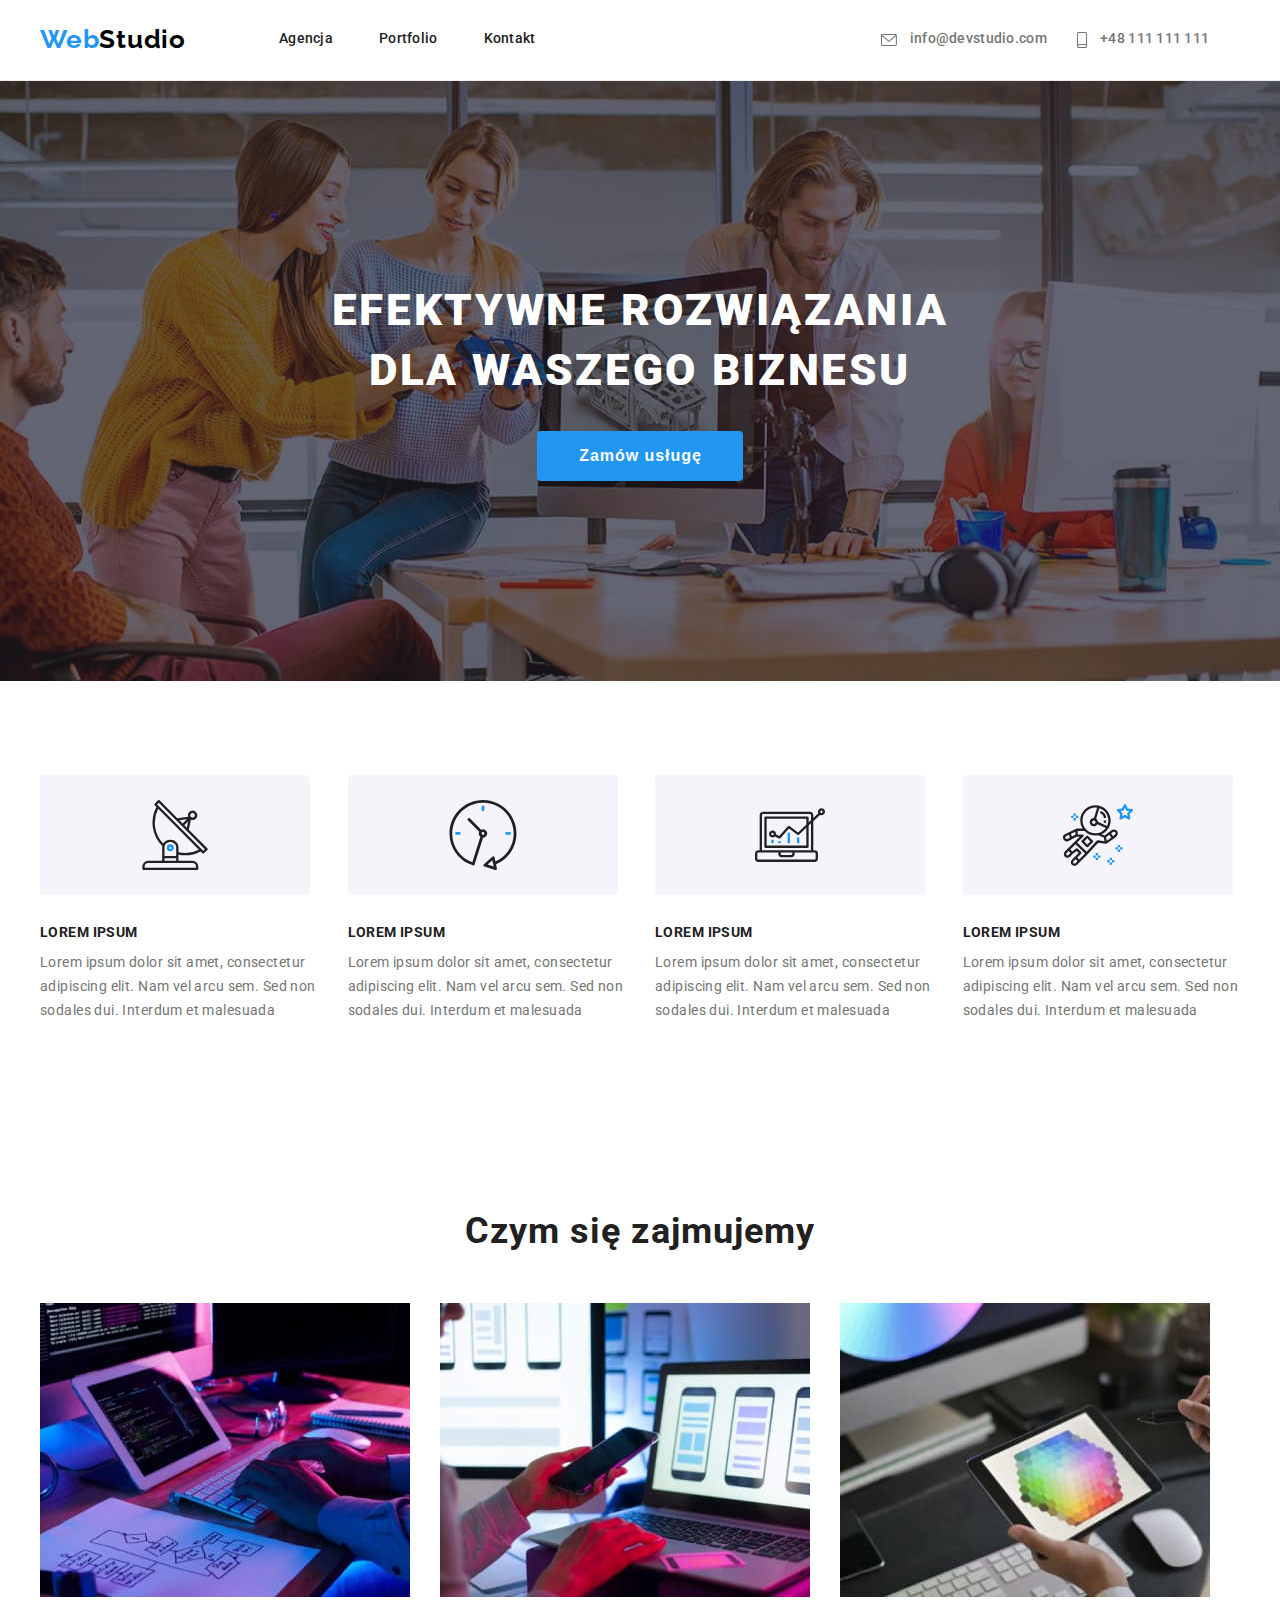
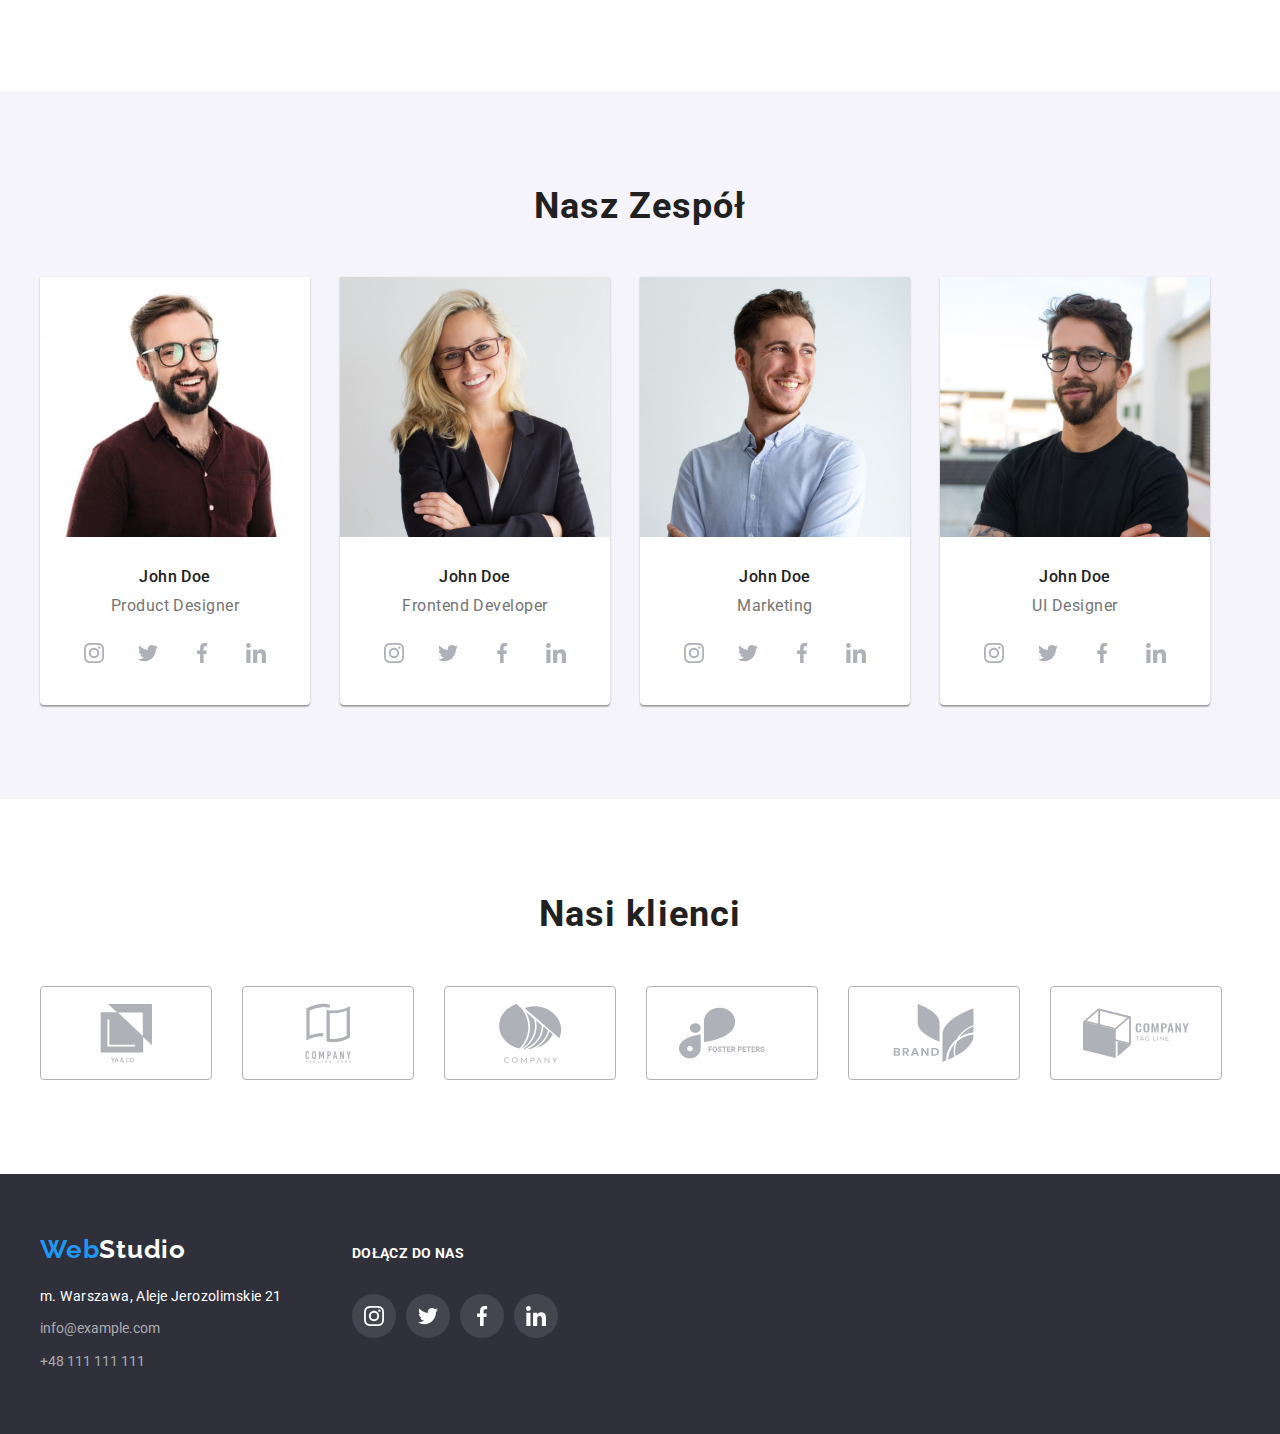
<file: index.html>
<!DOCTYPE html>
<html lang="pl">
    <head>
        <link
            rel="stylesheet"
            href="https://cdnjs.cloudflare.com/ajax/libs/modern-normalize/1.1.0/modern-normalize.min.css"
            integrity="sha512-wpPYUAdjBVSE4KJnH1VR1HeZfpl1ub8YT/NKx4PuQ5NmX2tKuGu6U/JRp5y+Y8XG2tV+wKQpNHVUX03MfMFn9Q=="
            crossorigin="anonymous"
            referrerpolicy="no-referrer"
        />
        <meta charset="UTF-8" />
        <meta http-equiv="X-UA-Compatible" content="IE=edge" />
        <meta name="viewport" content="width=device-width, initial-scale=1.0" />
        <title>WebStudio</title>
        <link rel="preconnect" href="https://fonts.googleapis.com" />
        <link rel="preconnect" href="https://fonts.gstatic.com" crossorigin />
        <link
            href="https://fonts.googleapis.com/css2?family=Raleway:wght@700&family=Roboto:wght@400;500;700;900&display=swap"
            rel="stylesheet"
        />
        <link rel="stylesheet" href="./css/styles.css" />
    </head>
    <body>
        <header class="border">
            <div class="container header-layout">
                <a class="logo" href="./index.html"
                    ><span class="web">Web</span>Studio</a
                >
                <nav class="menu">
                    <ul class="menu-layout">
                        <li><a class="link" href="#">Agencja</a></li>
                        <li>
                            <a class="link" href="./portfolio.html"
                                >Portfolio</a
                            >
                        </li>
                        <li><a class="link" href="#">Kontakt</a></li>
                    </ul>
                </nav>
                <div class="contacts">
                    <a class="contact-links" href="mailto:info@devstudio.com">
                        <svg class="icons" width="16px" height="12px">
                            <use href="./images/icons.svg#icon-envelope"></use>
                        </svg>
                        info@devstudio.com</a
                    >

                    <a class="contact-links" href="tel:+48111111111">
                        <svg class="icons" width="10px" height="16px">
                            <use
                                href="./images/icons.svg#icon-smartphone"
                            ></use>
                        </svg>
                        +48 111 111 111</a
                    >
                </div>
            </div>
        </header>
        <main>
            <!-- sekcja główna -->
            <section class="background-header">
                <div class="container main-layout">
                    <h1 class="slogan">
                        EFEKTYWNE ROZWIĄZANIA DLA WASZEGO BIZNESU
                    </h1>
                    <button class="main-button" type="button">
                        Zamów usługę
                    </button>
                </div>
            </section>
            <!--sekcja z opisem "Nasze atuty"-->
            <section class="section">
                <div class="container">
                    <ul class="description-layout">
                        <li>
                            <div class="rectangular-icon">
                                <svg width="70px" height="70px">
                                    <use
                                        href="./images/icons.svg#icon-antenna-1"
                                    ></use>
                                </svg>
                            </div>
                            <h3 class="advantages">LOREM IPSUM</h3>
                            <p class="text">
                                Lorem ipsum dolor sit amet, consectetur
                                adipiscing elit. Nam vel arcu sem. Sed non
                                sodales dui. Interdum et malesuada
                            </p>
                        </li>
                        <li>
                            <div class="rectangular-icon">
                                <svg width="70" height="70">
                                    <use
                                        href="./images/icons.svg#icon-clock-1"
                                    ></use>
                                </svg>
                            </div>
                            <h3 class="advantages">LOREM IPSUM</h3>
                            <p class="text">
                                Lorem ipsum dolor sit amet, consectetur
                                adipiscing elit. Nam vel arcu sem. Sed non
                                sodales dui. Interdum et malesuada
                            </p>
                        </li>
                        <li>
                            <div class="rectangular-icon">
                                <svg width="70" height="70">
                                    <use
                                        href="./images/icons.svg#icon-diagram-1"
                                    ></use>
                                </svg>
                            </div>
                            <h3 class="advantages">LOREM IPSUM</h3>
                            <p class="text">
                                Lorem ipsum dolor sit amet, consectetur
                                adipiscing elit. Nam vel arcu sem. Sed non
                                sodales dui. Interdum et malesuada
                            </p>
                        </li>
                        <li>
                            <div class="rectangular-icon">
                                <svg width="70px" height="70px">
                                    <use
                                        href="./images/icons.svg#icon-astronaut-1"
                                    ></use>
                                </svg>
                            </div>
                            <h3 class="advantages">LOREM IPSUM</h3>
                            <p class="text">
                                Lorem ipsum dolor sit amet, consectetur
                                adipiscing elit. Nam vel arcu sem. Sed non
                                sodales dui. Interdum et malesuada
                            </p>
                        </li>
                    </ul>
                </div>
            </section>
            <!--Czym się zajmujemy-->
            <section class="section">
                <div class="container">
                    <h2 class="headlines">Czym się zajmujemy</h2>
                    <ul class="picture-layout">
                        <li>
                            <img
                                src="./images/writing-a-code.jpg"
                                alt="pisanie kodu"
                                width="370"
                                height="294"
                            />
                        </li>
                        <li>
                            <img
                                src="./images/creating-an-app.jpg"
                                alt="tworzenie aplikacji"
                                width="370"
                                height="294"
                            />
                        </li>
                        <li>
                            <img
                                src="./images/selecting-colors.jpg"
                                alt="wybór kolorów"
                                width="370"
                                height="294"
                            />
                        </li>
                    </ul>
                </div>
            </section>
            <!--Nasz Zespół-->
            <section class="section background-light">
                <div class="container">
                    <h2 class="headlines">Nasz Zespół</h2>
                    <ul class="team-layout">
                        <li class="team-members-list">
                            <figure>
                                <img
                                    src="./images/Product-Designer.jpg"
                                    alt="zdjęcie Product Designera"
                                    width="270"
                                    height="260"
                                />
                                <figcaption class="picture-caption">
                                    <h3 class="name">John Doe</h3>
                                    <p class="position">Product Designer</p>
                                    <div class="social-links">
                                        <a class="social-links-icons" href="#">
                                            <svg width="20" height="20">
                                                <use
                                                    href="./images/icons.svg#icon-instagram-2"
                                                ></use>
                                            </svg>
                                        </a>

                                        <a class="social-links-icons" href="#">
                                            <svg width="20" height="20">
                                                <use
                                                    href="./images/icons.svg#icon-twitter-1"
                                                ></use>
                                            </svg>
                                        </a>
                                        <a class="social-links-icons" href="#">
                                            <svg width="20" height="20">
                                                <use
                                                    href="./images/icons.svg#icon-facebook-1-1"
                                                ></use>
                                            </svg>
                                        </a>
                                        <a class="social-links-icons" href="#">
                                            <svg width="20" height="20">
                                                <use
                                                    href="./images/icons.svg#icon-linkedin-1"
                                                ></use>
                                            </svg>
                                        </a>
                                    </div>
                                </figcaption>
                            </figure>
                        </li>
                        <li class="team-members-list">
                            <figure>
                                <img
                                    src="./images/Frontend-Developer.jpg"
                                    alt="zdjęcie Frontend Developera"
                                    width="270"
                                    height="260"
                                />
                                <figcaption class="picture-caption">
                                    <h3 class="name">John Doe</h3>
                                    <p class="position">Frontend Developer</p>
                                    <div class="social-links">
                                        <a class="social-links-icons" href="#">
                                            <svg width="20" height="20">
                                                <use
                                                    href="./images/icons.svg#icon-instagram-2"
                                                ></use>
                                            </svg>
                                        </a>

                                        <a class="social-links-icons" href="#">
                                            <svg width="20" height="20">
                                                <use
                                                    href="./images/icons.svg#icon-twitter-1"
                                                ></use>
                                            </svg>
                                        </a>
                                        <a class="social-links-icons" href="#">
                                            <svg width="20" height="20">
                                                <use
                                                    href="./images/icons.svg#icon-facebook-1-1"
                                                ></use>
                                            </svg>
                                        </a>
                                        <a class="social-links-icons" href="#">
                                            <svg width="20" height="20">
                                                <use
                                                    href="./images/icons.svg#icon-linkedin-1"
                                                ></use>
                                            </svg>
                                        </a>
                                    </div>
                                </figcaption>
                            </figure>
                        </li>
                        <li class="team-members-list">
                            <figure>
                                <img
                                    src="./images/Head-Marketing.jpg"
                                    alt="zdjęcie szefa Marketingu"
                                    width="270"
                                    height="260"
                                />
                                <figcaption class="picture-caption">
                                    <h3 class="name">John Doe</h3>
                                    <p class="position">Marketing</p>
                                    <div class="social-links">
                                        <a class="social-links-icons" href="#">
                                            <svg width="20" height="20">
                                                <use
                                                    href="./images/icons.svg#icon-instagram-2"
                                                ></use>
                                            </svg>
                                        </a>

                                        <a class="social-links-icons" href="#">
                                            <svg width="20" height="20">
                                                <use
                                                    href="./images/icons.svg#icon-twitter-1"
                                                ></use>
                                            </svg>
                                        </a>
                                        <a class="social-links-icons" href="#">
                                            <svg width="20" height="20">
                                                <use
                                                    href="./images/icons.svg#icon-facebook-1-1"
                                                ></use>
                                            </svg>
                                        </a>
                                        <a class="social-links-icons" href="#">
                                            <svg width="20" height="20">
                                                <use
                                                    href="./images/icons.svg#icon-linkedin-1"
                                                ></use>
                                            </svg>
                                        </a>
                                    </div>
                                </figcaption>
                            </figure>
                        </li>
                        <li class="team-members-list">
                            <figure>
                                <img
                                    src="./images/UI-Designer.jpg"
                                    alt="zdjęcie UI Designera"
                                    width="270"
                                    height="260"
                                />
                                <figcaption class="picture-caption">
                                    <h3 class="name">John Doe</h3>
                                    <p class="position">UI Designer</p>
                                    <div class="social-links">
                                        <a class="social-links-icons" href="#">
                                            <svg width="20" height="20">
                                                <use
                                                    href="./images/icons.svg#icon-instagram-2"
                                                ></use>
                                            </svg>
                                        </a>

                                        <a class="social-links-icons" href="#">
                                            <svg width="20" height="20">
                                                <use
                                                    href="./images/icons.svg#icon-twitter-1"
                                                ></use>
                                            </svg>
                                        </a>
                                        <a class="social-links-icons" href="#">
                                            <svg width="20" height="20">
                                                <use
                                                    href="./images/icons.svg#icon-facebook-1-1"
                                                ></use>
                                            </svg>
                                        </a>
                                        <a class="social-links-icons" href="#">
                                            <svg width="20" height="20">
                                                <use
                                                    href="./images/icons.svg#icon-linkedin-1"
                                                ></use>
                                            </svg>
                                        </a>
                                    </div>
                                </figcaption>
                            </figure>
                        </li>
                    </ul>
                </div>
            </section>
            <!-- Nasi klienci -->
            <section class="section">
                <div class="container">
                    <h2 class="headlines">Nasi klienci</h2>
                    <ul class="description-layout">
                        <li>
                            <a class="customers-background" href="#">
                                <svg width="106" height="60">
                                    <use
                                        href="./images/icons.svg#icon-group"
                                    ></use>
                                </svg>
                            </a>
                        </li>
                        <li>
                            <a class="customers-background" href="#">
                                <svg width="106" height="60">
                                    <use
                                        href="./images/icons.svg#icon-group-1"
                                    ></use>
                                </svg>
                            </a>
                        </li>
                        <li>
                            <a class="customers-background" href="#">
                                <svg width="106" height="60">
                                    <use
                                        href="./images/icons.svg#icon-group-2"
                                    ></use>
                                </svg>
                            </a>
                        </li>
                        <li>
                            <a class="customers-background" href="#">
                                <svg width="106" height="60">
                                    <use
                                        href="./images/icons.svg#icon-group-3"
                                    ></use>
                                </svg>
                            </a>
                        </li>
                        <li>
                            <a class="customers-background" href="#">
                                <svg width="106" height="60">
                                    <use
                                        href="./images/icons.svg#icon-group-4"
                                    ></use>
                                </svg>
                            </a>
                        </li>
                        <li>
                            <a class="customers-background" href="#">
                                <svg width="106" height="60">
                                    <use
                                        href="./images/icons.svg#icon-group-5"
                                    ></use>
                                </svg>
                            </a>
                        </li>
                    </ul>
                </div>
            </section>
        </main>
        <footer class="background-footer">
            <div class="container footer-display">
                <div>
                    <a class="logo" href="./index.html"
                        ><span class="web">Web</span
                        ><span class="studio">Studio</span></a
                    >
                    <address class="address-layout">
                        <span class="address"
                            >m. Warszawa, Aleje Jerozolimskie 21</span
                        >
                        <a class="address-links" href="mailto:info@example.com"
                            >info@example.com</a
                        >
                        <a class="address-links" href="tel:+48111111111"
                            >+48 111 111 111</a
                        >
                    </address>
                </div>
                <div>
                    <h4 class="join-us">Dołącz do nas</h4>
                    <div class="social-links">
                        <a class="footer-social-links" href="#">
                            <svg width="20px" height="20px">
                                <use
                                    href="./images/icons.svg#icon-instagram-2"
                                ></use>
                            </svg>
                        </a>
                        <a class="footer-social-links" href="#">
                            <svg width="20px" height="20px">
                                <use
                                    href="./images/icons.svg#icon-twitter-1"
                                ></use>
                            </svg>
                        </a>
                        <a class="footer-social-links" href="#">
                            <svg width="20px" height="20px">
                                <use
                                    href="./images/icons.svg#icon-facebook-1-1"
                                ></use>
                            </svg>
                        </a>
                        <a class="footer-social-links" href="#">
                            <svg width="20px" height="20px">
                                <use
                                    href="./images/icons.svg#icon-linkedin-1"
                                ></use>
                            </svg>
                        </a>
                    </div>
                </div>
            </div>
        </footer>
    </body>
</html>
</file>
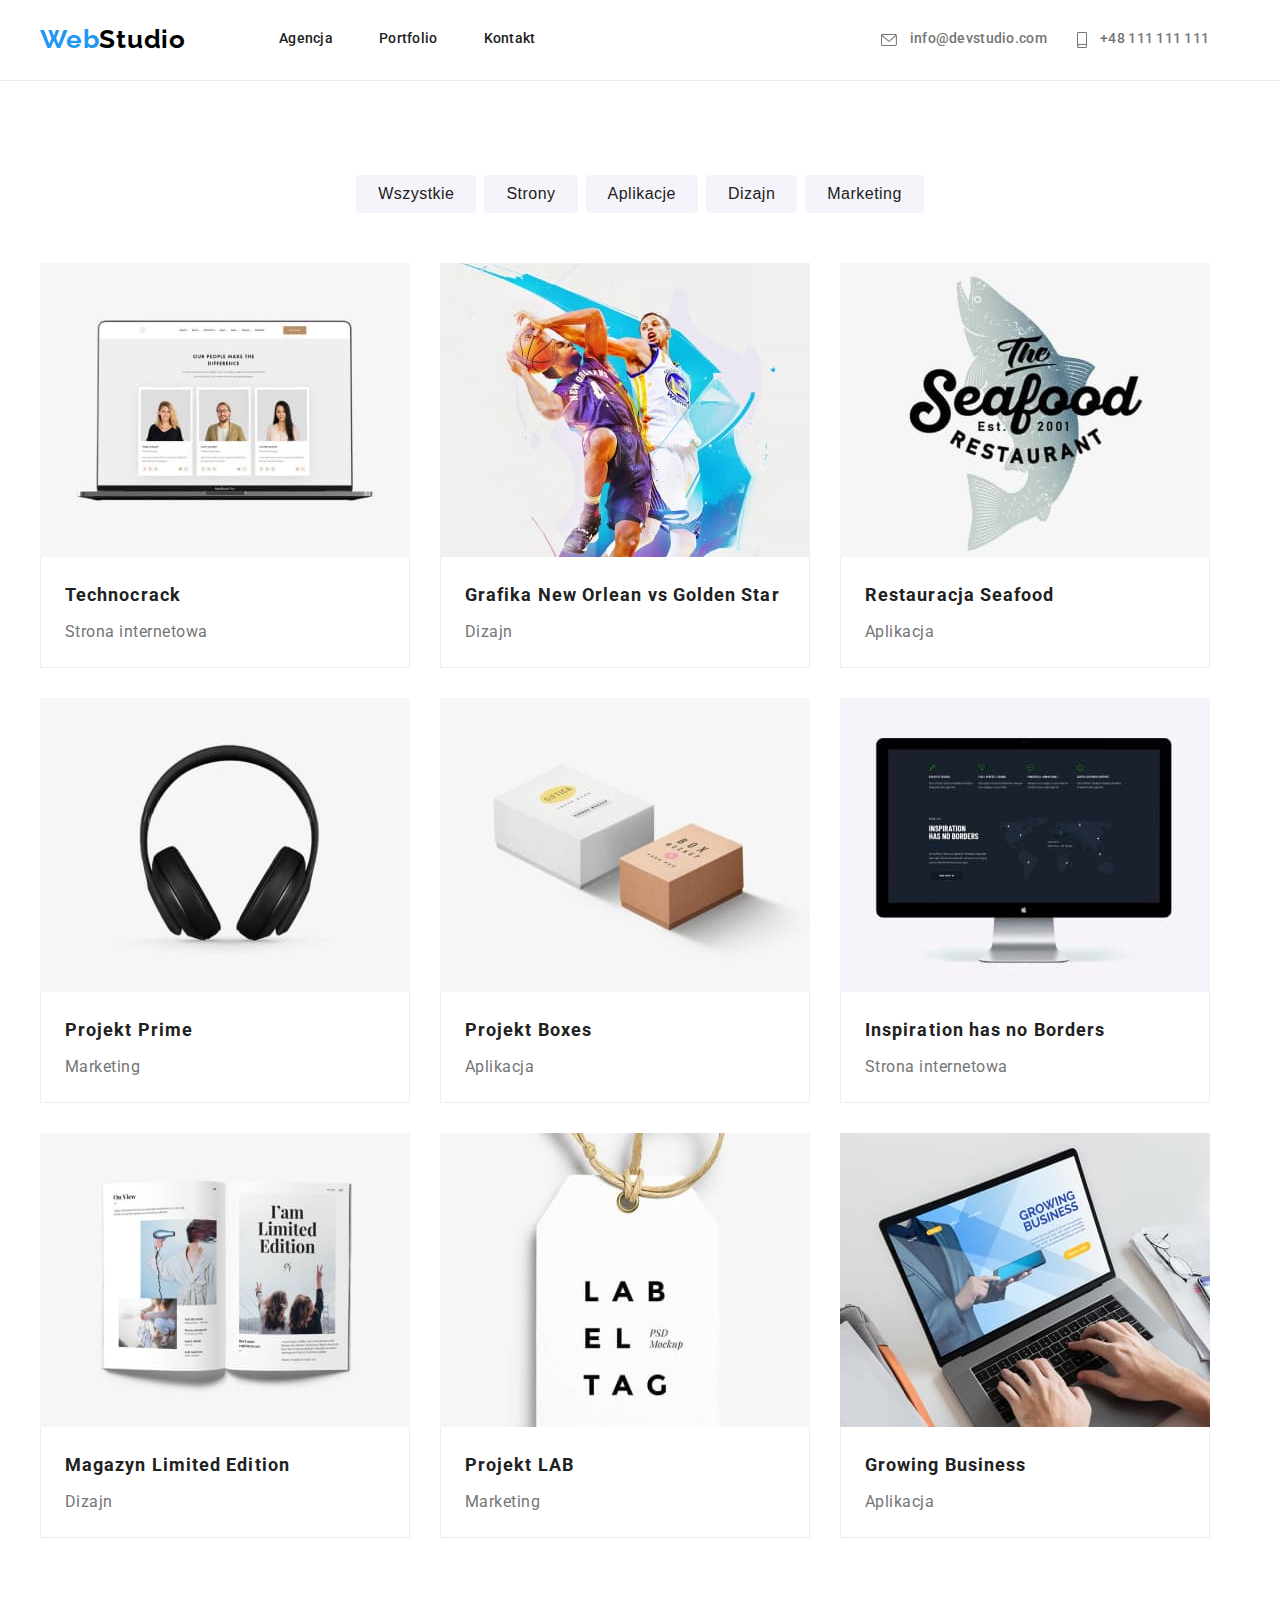
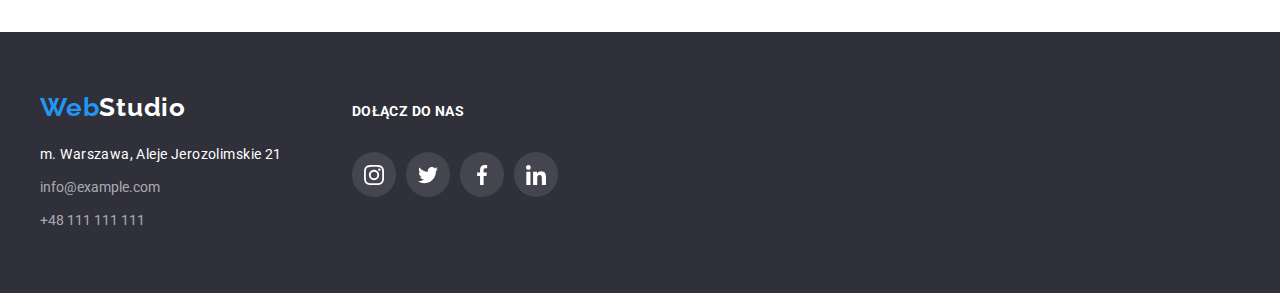
<file: portfolio.html>
<!DOCTYPE html>
<html lang="pl">
    <head>
        <link
            rel="stylesheet"
            href="https://cdnjs.cloudflare.com/ajax/libs/modern-normalize/1.1.0/modern-normalize.min.css"
            integrity="sha512-wpPYUAdjBVSE4KJnH1VR1HeZfpl1ub8YT/NKx4PuQ5NmX2tKuGu6U/JRp5y+Y8XG2tV+wKQpNHVUX03MfMFn9Q=="
            crossorigin="anonymous"
            referrerpolicy="no-referrer"
        />
        <meta charset="UTF-8" />
        <meta http-equiv="X-UA-Compatible" content="IE=edge" />
        <meta name="viewport" content="width=device-width, initial-scale=1.0" />
        <title>Portfolio</title>
        <link rel="preconnect" href="https://fonts.googleapis.com" />
        <link rel="preconnect" href="https://fonts.gstatic.com" crossorigin />
        <link
            href="https://fonts.googleapis.com/css2?family=Raleway:wght@700&family=Roboto:wght@400;500;700;900&display=swap"
            rel="stylesheet"
        />
        <link rel="stylesheet" href="./css/styles.css" />
    </head>
    <body>
        <header class="border">
            <div class="container header-layout">
                <a class="logo" href="./index.html"
                    ><span class="web">Web</span>Studio</a
                >
                <nav class="menu">
                    <ul class="menu-layout">
                        <li><a class="link" href="#">Agencja</a></li>
                        <li>
                            <a class="link" href="./portfolio.html"
                                >Portfolio</a
                            >
                        </li>
                        <li><a class="link" href="#">Kontakt</a></li>
                    </ul>
                </nav>
                <div class="contacts">
                    <a class="contact-links" href="mailto:info@devstudio.com">
                        <svg class="icons" width="16" height="12">
                            <use href="./images/icons.svg#icon-envelope"></use>
                        </svg>
                        info@devstudio.com</a
                    >
                    <a class="contact-links" href="tel:+48111111111">
                        <svg class="icons" width="10px" height="16px">
                            <use
                                href="./images/icons.svg#icon-smartphone"
                            ></use>
                        </svg>
                        +48 111 111 111</a
                    >
                </div>
            </div>
        </header>
        <main>
            <section class="section">
                <div class="container">
                    <ul class="portfolio-buttons-layout">
                        <li>
                            <button class="portfolio-buttons" type="button">
                                Wszystkie
                            </button>
                        </li>
                        <li>
                            <button class="portfolio-buttons" type="button">
                                Strony
                            </button>
                        </li>
                        <li>
                            <button class="portfolio-buttons" type="button">
                                Aplikacje
                            </button>
                        </li>
                        <li>
                            <button class="portfolio-buttons" type="button">
                                Dizajn
                            </button>
                        </li>
                        <li>
                            <button class="portfolio-buttons" type="button">
                                Marketing
                            </button>
                        </li>
                    </ul>
                    <!-- PROJEKTY -->
                    <ul class="projects-layout">
                        <li tabindex="0">
                            <figure class="figure-shadow">
                                <img
                                    src="./images/Portfolio/Techno.jpg"
                                    alt="Laptop with website displayed"
                                    width="370"
                                    height="294"
                                />
                                <figcaption class="project-caption">
                                    <h3 class="project-title">Technocrack</h3>
                                    <p class="project-type">
                                        Strona internetowa
                                    </p>
                                </figcaption>
                            </figure>
                        </li>
                        <li tabindex="0">
                            <figure class="figure-shadow">
                                <img
                                    src="./images/Portfolio/NewOrlean.jpg"
                                    alt="Picture of two men playing basketball"
                                    width="370"
                                    height="294"
                                />
                                <figcaption class="project-caption">
                                    <h3 class="project-title">
                                        Grafika New Orlean vs Golden Star
                                    </h3>
                                    <p class="project-type">Dizajn</p>
                                </figcaption>
                            </figure>
                        </li>
                        <li tabindex="0">
                            <figure class="figure-shadow">
                                <img
                                    src="./images/Portfolio/Seafood.jpg"
                                    alt="Logo of the Seafood Restaurant"
                                    width="370"
                                    height="294"
                                />
                                <figcaption class="project-caption">
                                    <h3 class="project-title">
                                        Restauracja Seafood
                                    </h3>
                                    <p class="project-type">Aplikacja</p>
                                </figcaption>
                            </figure>
                        </li>
                        <li tabindex="0">
                            <figure class="figure-shadow">
                                <img
                                    src="./images/Portfolio/PrimeHeadphones.jpg"
                                    alt="Picture of headphones"
                                    width="370"
                                    height="294"
                                />
                                <figcaption class="project-caption">
                                    <h3 class="project-title">Projekt Prime</h3>
                                    <p class="project-type">Marketing</p>
                                </figcaption>
                            </figure>
                        </li>
                        <li tabindex="0">
                            <figure class="figure-shadow">
                                <img
                                    src="./images/Portfolio/Boxes.jpg"
                                    alt="Picture of boxes"
                                    width="370"
                                    height="294"
                                />
                                <figcaption class="project-caption">
                                    <h3 class="project-title">Projekt Boxes</h3>
                                    <p class="project-type">Aplikacja</p>
                                </figcaption>
                            </figure>
                        </li>
                        <li tabindex="0">
                            <figure class="figure-shadow">
                                <img
                                    src="./images/Portfolio/Inspiration.jpg"
                                    alt="Website with a worldmap displaed on MAC"
                                    width="370"
                                    height="294"
                                />
                                <figcaption class="project-caption">
                                    <h3 class="project-title">
                                        Inspiration has no Borders
                                    </h3>
                                    <p class="project-type">
                                        Strona internetowa
                                    </p>
                                </figcaption>
                            </figure>
                        </li>
                        <li tabindex="0">
                            <figure class="figure-shadow">
                                <img
                                    src="./images/Portfolio/Magasine.jpg"
                                    alt="Picture of a newspaper"
                                    width="370"
                                    height="294"
                                />
                                <figcaption class="project-caption">
                                    <h3 class="project-title">
                                        Magazyn Limited Edition
                                    </h3>
                                    <p class="project-type">Dizajn</p>
                                </figcaption>
                            </figure>
                        </li>
                        <li tabindex="0">
                            <figure class="figure-shadow">
                                <img
                                    src="./images/Portfolio/Label.jpg"
                                    alt="Picture of label tag"
                                    width="370"
                                    height="294"
                                />
                                <figcaption class="project-caption">
                                    <h3 class="project-title">Projekt LAB</h3>
                                    <p class="project-type">Marketing</p>
                                </figcaption>
                            </figure>
                        </li>
                        <li tabindex="0">
                            <figure class="figure-shadow">
                                <img
                                    src="./images/Portfolio/GrowingBusiness.jpg"
                                    alt="Writing an app on the laptop"
                                    width="370"
                                    height="294"
                                />
                                <figcaption class="project-caption">
                                    <h3 class="project-title">
                                        Growing Business
                                    </h3>
                                    <p class="project-type">Aplikacja</p>
                                </figcaption>
                            </figure>
                        </li>
                    </ul>
                </div>
            </section>
        </main>
        <footer class="background-footer">
            <div class="container footer-display">
                <div>
                    <a class="logo" href="./index.html"
                        ><span class="web">Web</span
                        ><span class="studio">Studio</span></a
                    >
                    <address class="address-layout">
                        <span class="address"
                            >m. Warszawa, Aleje Jerozolimskie 21</span
                        >
                        <a class="address-links" href="mailto:info@example.com"
                            >info@example.com</a
                        >
                        <a class="address-links" href="tel:+48111111111"
                            >+48 111 111 111</a
                        >
                    </address>
                </div>
                <div>
                    <h4 class="join-us">Dołącz do nas</h4>
                    <div class="social-links">
                        <a class="footer-social-links" href="#">
                            <svg width="20px" height="20px">
                                <use
                                    href="./images/icons.svg#icon-instagram-2"
                                ></use>
                            </svg>
                        </a>
                        <a class="footer-social-links" href="#">
                            <svg width="20px" height="20px">
                                <use
                                    href="./images/icons.svg#icon-twitter-1"
                                ></use>
                            </svg>
                        </a>
                        <a class="footer-social-links" href="#">
                            <svg width="20px" height="20px">
                                <use
                                    href="./images/icons.svg#icon-facebook-1-1"
                                ></use>
                            </svg>
                        </a>
                        <a class="footer-social-links" href="#">
                            <svg width="20px" height="20px">
                                <use
                                    href="./images/icons.svg#icon-linkedin-1"
                                ></use>
                            </svg>
                        </a>
                    </div>
                </div>
            </div>
        </footer>
    </body>
</html>
</file>
<file: css/styles.css>
:root {
    --text-color-dark: #212121;
    --text-color-black: #000000;
    --text-color-blue: #2196f3;
    --text-color-grey: #757575;
    --text-color-white: #ffffff;
    --background-color-dark: #2f303a;
    --background-color-light: #f5f4fa;
    --background-color-blue: #2196f3;
    --icons-fill-color: #afb1b8;
}
*,
*::after,
*::before {
    margin: 0;
    padding: 0;
}
body {
    font-family: 'Roboto', sans-serif;
    color: var(--text-color-dark);
    margin: 0 auto;
}
ul {
    list-style: none;
}

img,
svg {
    vertical-align: middle;
}
.container {
    width: 1200px;
    margin: 0 auto;
    padding: 0 15px;
}
.section {
    padding: 94px 0;
    margin: 0 auto;
}

/* header */

.border {
    border-bottom: 1px solid #ececec;
}
.header-layout {
    display: flex;
    align-items: center;
    padding-top: 24px;
    padding-bottom: 25px;
}
.logo {
    font-family: 'Raleway';
    font-weight: 700;
    font-size: 26px;
    line-height: 1.19;
    letter-spacing: 0.03em;
    color: var(--text-color-black);
    text-decoration: none;
    margin-right: 93px;
}
.web {
    color: var(--text-color-blue);
}
.menu {
    font-weight: 500;
    font-size: 14px;
    line-height: 1.14;
    letter-spacing: 0.02em;
    margin-right: 345px;
}
.menu-layout {
    display: flex;
    gap: 46px;
}
.link {
    color: var(--text-color-dark);
    text-decoration: none;
}
.link:hover,
.link:focus {
    color: var(--text-color-blue);
}
.contacts {
    display: flex;
    align-items: center;
    gap: 30px;
}

.contact-links {
    font-weight: 500;
    font-size: 14px;
    line-height: 1.14;
    letter-spacing: 0.02em;
    color: var(--text-color-grey);
    text-decoration: none;
    fill: currentColor;
}
.icons {
    margin-right: 10px;
}
.contact-links:is(:hover, :focus) {
    color: var(--text-color-blue);
}

/* sekcja główna */

.background-header {
    background-color: var(--background-color-dark);
    background-image: linear-gradient(
            to top,
            rgba(47, 48, 58, 0.4),
            rgba(47, 48, 58, 0.4)
        ),
        url(../images/background-image.jpg);
    background-repeat: no-repeat;
    background-position: center;
    background-size: 1600px auto;
    padding-top: 200px;
    padding-bottom: 200px;
}
.main-layout {
    display: flex;
    justify-content: center;
    align-items: center;
    flex-direction: column;
    gap: 30px;
}
.slogan {
    font-weight: 900;
    font-size: 44px;
    line-height: 1.36;
    text-align: center;
    letter-spacing: 0.06em;
    text-transform: uppercase;
    color: var(--text-color-white);
    max-width: 696px;
}
.main-button {
    font-weight: 700;
    font-size: 16px;
    line-height: 1.88;
    text-align: center;
    letter-spacing: 0.06em;
    color: var(--text-color-white);
    background-color: var(--background-color-blue);
    cursor: pointer;
    padding: 10px 41px 10px 42px;
    border-style: none;
    border-radius: 4px;
}
.main-button:hover,
.main-button:focus {
    color: var(--text-color-white);
    background-color: var(--background-color-blue);
    box-shadow: 0px 4px 4px rgba(0, 0, 0, 0.15);
}

/* Sekcja z opisem */

.description-layout {
    display: flex;
    gap: 30px;
}
.rectangular-icon {
    background-color: var(--background-color-light);
    border-radius: 4px;
    width: 270px;
    height: 120px;
    display: flex;
    justify-content: center;
    align-items: center;
}

.advantages {
    font-weight: 700;
    font-size: 14px;
    line-height: 1.14;
    letter-spacing: 0.03em;
    text-transform: uppercase;
    margin-bottom: 10px;
    margin-top: 30px;
}
.text {
    font-size: 14px;
    line-height: 1.71;
    letter-spacing: 0.03em;
    color: var(--text-color-grey);
}

/* Czym się zajmujemy */

.headlines {
    font-weight: 700;
    font-size: 36px;
    line-height: 1.17;
    text-align: center;
    letter-spacing: 0.03em;
    margin-bottom: 50px;
}
.picture-layout {
    display: flex;
    gap: 30px;
}

/* Nasz Zespół */

.background-light {
    background-color: var(--background-color-light);
}
.team-layout {
    display: flex;
    gap: 30px;
}
.team-members-list {
    box-shadow: 0px 1px 3px rgba(0, 0, 0, 0.12), 0px 1px 1px rgba(0, 0, 0, 0.14),
        0px 2px 1px rgba(0, 0, 0, 0.2);
    border-radius: 0px 0px 4px 4px;
    background-color: var(--text-color-white);
}
.picture-caption {
    padding-top: 30px;
    padding-bottom: 30px;
}
.name {
    font-weight: 500;
    font-size: 16px;
    line-height: 1.19;
    text-align: center;
    letter-spacing: 0.03em;
    margin-bottom: 10px;
}
.position {
    font-size: 16px;
    line-height: 1.19;
    text-align: center;
    letter-spacing: 0.03em;
    color: var(--text-color-grey);
    margin-bottom: 16px;
}
.social-links {
    display: flex;
    gap: 10px;
    justify-content: center;
}
.social-links-icons {
    fill: var(--icons-fill-color);
    border-radius: 100%;
    padding: 12px;
    background-color: var(--text-color-white);
}
.social-links-icons:is(:hover, :focus) {
    background-color: var(--background-color-blue);
    fill: var(--text-color-white);
}

/* Nasi klienci */

.customers-background {
    padding: 16px 32px;
    border: 1px solid var(--icons-fill-color);
    border-radius: 4px;
    color: var(--icons-fill-color);
    fill: var(--icons-fill-color);
    display: flex;
    justify-content: center;
    align-items: center;
}
.customers-background:is(:hover, :focus) {
    border: 1px solid var(--text-color-blue);
    color: var(--text-color-blue);
    fill: currentColor;
}

/* Footer */

.background-footer {
    background-color: var(--background-color-dark);
    padding-top: 60px;
    padding-bottom: 60px;
}
.footer-display {
    display: flex;
    flex-wrap: wrap;
    column-gap: 70px;
}
.studio {
    color: var(--text-color-white);
}
.address-layout {
    display: flex;
    flex-direction: column;
    gap: 9px;
    margin-top: 20px;
}
.address {
    font-size: 14px;
    line-height: 1.71;
    letter-spacing: 0.03em;
    color: var(--text-color-white);
    background-color: var(--background-color-dark);
    font-style: normal;
}
.address-links {
    color: rgba(255, 255, 255, 0.6);
    background-color: var(--background-color-dark);
    text-decoration: none;
    font-style: normal;
    font-size: 14px;
    line-height: 1.71;
}
.email {
    text-decoration-line: underline;
}
.address-links:hover,
.address-links:focus {
    color: var(--text-color-blue);
}
.join-us {
    font-weight: 700;
    font-size: 14px;
    line-height: 1.14;
    letter-spacing: 0.03em;
    text-transform: uppercase;
    color: var(--text-color-white);
    padding-top: 12px;
    padding-bottom: 32px;
}
.footer-social-links {
    fill: var(--text-color-white);
    border-radius: 100%;
    padding: 12px;
    background-color: rgba(255, 255, 255, 0.1);
}
.footer-social-links:hover,
.footer-social-links:focus {
    background-color: var(--text-color-blue);
}

/* portfolio stylesheet */

.portfolio-buttons-layout {
    display: flex;
    justify-content: center;
    gap: 8px;
    margin-bottom: 50px;
}
.portfolio-buttons {
    font-weight: 500;
    font-size: 16px;
    line-height: 1.63;
    text-align: center;
    letter-spacing: 0.03em;
    color: var(--text-color-dark);
    background-color: var(--background-color-light);
    cursor: pointer;
    border: none;
    border-radius: 4px;
    padding: 6px 22px;
}
.portfolio-buttons:hover,
.portfolio-buttons:focus {
    color: var(--text-color-white);
    background-color: var(--background-color-blue);
    box-shadow: 0px 3px 1px rgba(0, 0, 0, 0.1), 0px 1px 2px rgba(0, 0, 0, 0.08),
        0px 2px 2px rgba(0, 0, 0, 0.12);
}
.projects-layout {
    display: flex;
    flex-wrap: wrap;
    gap: 30px;
}
.projects-layout img {
    display: block;
}
.project-caption {
    padding-top: 20px;
    padding-bottom: 20px;
    padding-left: 24px;
    border-right: 1px solid #eeeeee;
    border-bottom: 1px solid #eeeeee;
    border-left: 1px solid #eeeeee;
}
.project-title {
    font-weight: 700;
    font-size: 18px;
    line-height: 2;
    letter-spacing: 0.06em;
    margin-bottom: 4px;
}
.project-type {
    font-size: 16px;
    line-height: 1.875;
    letter-spacing: 0.03em;
    color: var(--text-color-grey);
}
.figure-shadow:hover,
.figure-shadow:focus {
    box-shadow: 0px 1px 1px rgba(0, 0, 0, 0.12), 0px 4px 4px rgba(0, 0, 0, 0.06),
        1px 4px 6px rgba(0, 0, 0, 0.16);
}
</file>
